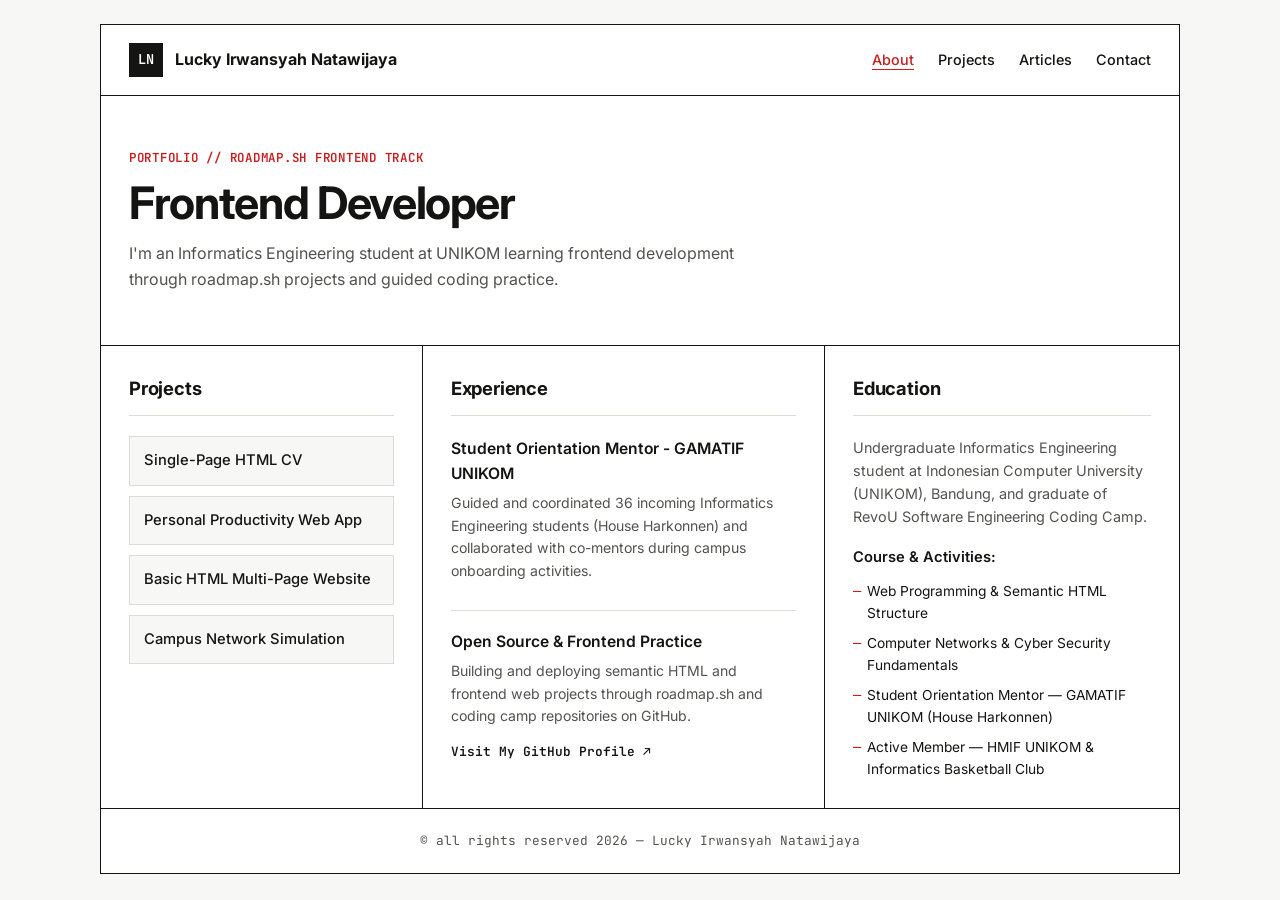
<file: index.html>
<!DOCTYPE html>
<html lang="en">
<head>
  <meta charset="UTF-8" />
  <meta name="viewport" content="width=device-width, initial-scale=1.0" />
  <title>Lucky Irwansyah Natawijaya | Frontend Developer</title>
  <!-- SEO Meta Tags -->
  <meta name="description" content="Portfolio website of Lucky Irwansyah Natawijaya, a Frontend Developer and Informatics Engineering student at UNIKOM." />
  <meta name="keywords" content="Frontend Developer, HTML, Semantic HTML, Lucky Irwansyah Natawijaya, Web Portfolio" />
  <meta name="author" content="Lucky Irwansyah Natawijaya" />
  <!-- Favicon & Fonts -->
  <link rel="icon" type="image/jpeg" href="Gemini_Generated_Image_ovrq4xovrq4xovrq.jpg" />
  <link rel="preconnect" href="https://fonts.googleapis.com" />
  <link rel="preconnect" href="https://fonts.gstatic.com" crossorigin />
  <link href="https://fonts.googleapis.com/css2?family=Inter:wght@400;500;600;700&family=JetBrains+Mono:wght@400;500;600&display=swap" rel="stylesheet" />
  <link rel="stylesheet" href="style.css" />
</head>
<body>
  <div class="page-wrapper">
    <header class="navbar">
      <a href="index.html" class="brand">
        <span class="brand-badge">LN</span>
        <span class="brand-name">Lucky Irwansyah Natawijaya</span>
      </a>
      <nav aria-label="Main Navigation">
        <ul class="nav-links">
          <li><a href="index.html" class="active">About</a></li>
          <li><a href="projects.html">Projects</a></li>
          <li><a href="articles.html">Articles</a></li>
          <li><a href="contact.html">Contact</a></li>
        </ul>
      </nav>
    </header>

    <main class="main-grid">
      <section class="hero">
        <p class="eyebrow">PORTFOLIO // ROADMAP.SH FRONTEND TRACK</p>
        <h1>Frontend Developer</h1>
        <p class="hero-desc">I'm an Informatics Engineering student at UNIKOM learning frontend development through roadmap.sh projects and guided coding practice.</p>
      </section>

      <section class="grid-col">
        <h2>Projects</h2>
        <ul class="project-list">
          <li><a href="projects.html#single-page-cv">Single-Page HTML CV</a></li>
          <li><a href="projects.html#productivity-app">Personal Productivity Web App</a></li>
          <li><a href="projects.html#basic-html-website">Basic HTML Multi-Page Website</a></li>
          <li><a href="projects.html#network-topology">Campus Network Simulation</a></li>
        </ul>
      </section>

      <section class="grid-col">
        <h2>Experience</h2>
        <article class="exp-item">
          <h3>Student Orientation Mentor - GAMATIF UNIKOM</h3>
          <p>
            Guided and coordinated 36 incoming Informatics Engineering students (House Harkonnen) and
            collaborated with co-mentors during campus onboarding activities.
          </p>
        </article>

        <article class="exp-item">
          <h3>Open Source &amp; Frontend Practice</h3>
          <p>
            Building and deploying semantic HTML and frontend web projects through roadmap.sh and
            coding camp repositories on GitHub.
          </p>
          <a href="https://github.com/luckyirwansyahnatawijaya-ops" target="_blank" rel="noopener noreferrer" class="inline-link">
            Visit My GitHub Profile ↗
          </a>
        </article>
      </section>

      <section class="grid-col">
        <h2>Education</h2>
        <p class="edu-summary">
          Undergraduate Informatics Engineering student at Indonesian Computer University (UNIKOM), Bandung, and graduate of RevoU Software Engineering Coding Camp.
        </p>
        <h3 class="sub-heading">Course &amp; Activities:</h3>
        <ul class="course-list">
          <li>Web Programming &amp; Semantic HTML Structure</li>
          <li>Computer Networks &amp; Cyber Security Fundamentals</li>
          <li>Student Orientation Mentor — GAMATIF UNIKOM (House Harkonnen)</li>
          <li>Active Member — HMIF UNIKOM &amp; Informatics Basketball Club</li>
        </ul>
      </section>

    </main>

    <footer class="site-footer">
      <p>&copy; all rights reserved 2026 — Lucky Irwansyah Natawijaya</p>
    </footer>
  </div>
</body>
</html>
</file>
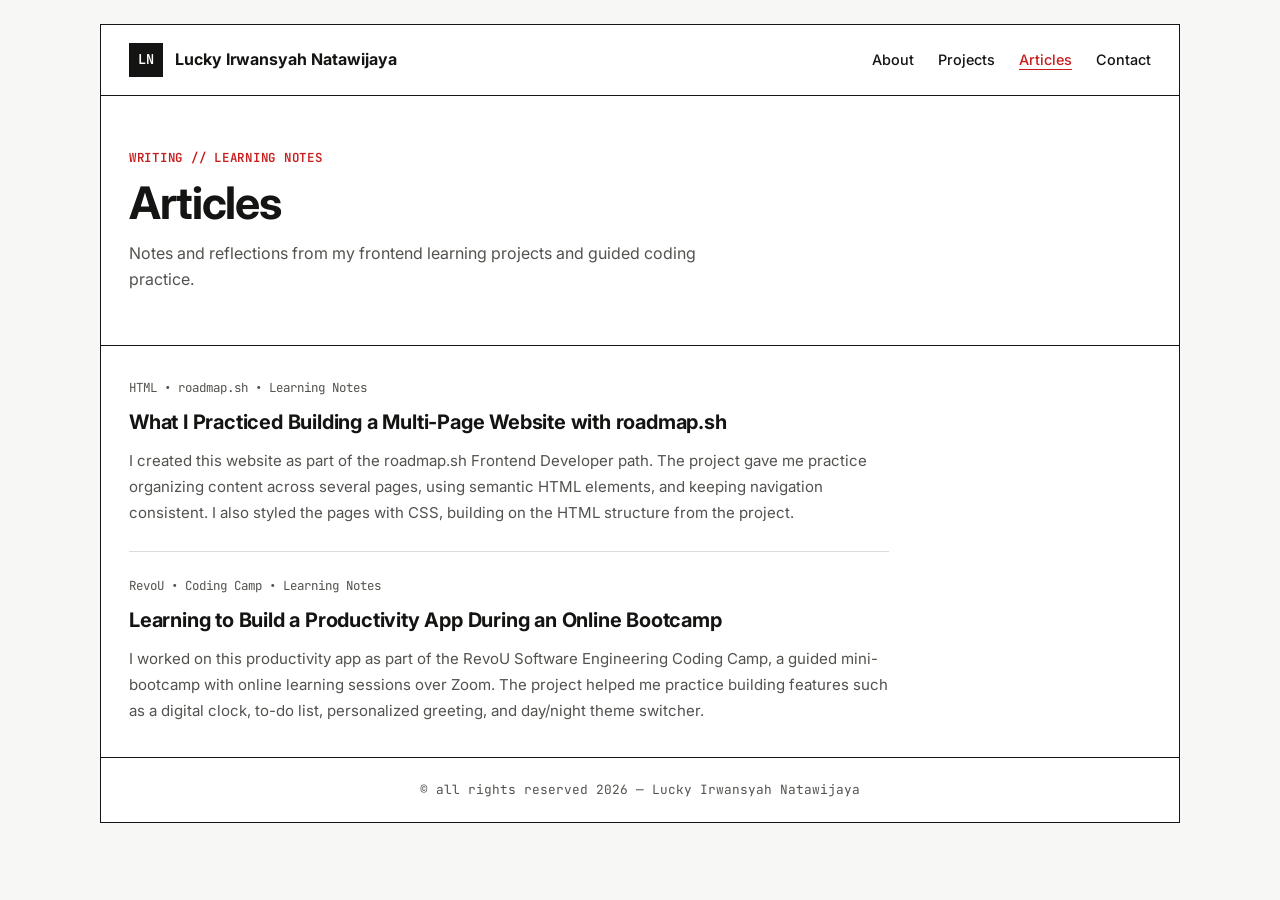
<file: articles.html>
<!DOCTYPE html>
<html lang="en">
<head>
  <meta charset="UTF-8" />
  <meta name="viewport" content="width=device-width, initial-scale=1.0" />
  <title>Articles | Lucky Irwansyah Natawijaya</title>
  <!-- SEO Meta Tags -->
  <meta
    name="description"
    content="Technical notes and articles on semantic HTML, web security, and frontend development."
  />
  <meta name="keywords" content="Semantic HTML, Web Security, noopener noreferrer, Frontend Articles" />
  <meta name="author" content="Lucky Irwansyah Natawijaya" />
  <!-- Favicon & Fonts -->
  <link rel="icon" type="image/jpeg" href="Gemini_Generated_Image_ovrq4xovrq4xovrq.jpg" />
  <link rel="preconnect" href="https://fonts.googleapis.com" />
  <link rel="preconnect" href="https://fonts.gstatic.com" crossorigin />
  <link href="https://fonts.googleapis.com/css2?family=Inter:wght@400;500;600;700&family=JetBrains+Mono:wght@400;500;600&display=swap" rel="stylesheet" />
  <link rel="stylesheet" href="style.css" />
</head>
<body>
  <div class="page-wrapper">
    <header class="navbar">
      <a href="index.html" class="brand">
        <span class="brand-badge">LN</span>
        <span class="brand-name">Lucky Irwansyah Natawijaya</span>
      </a>
      <nav aria-label="Primary Navigation">
        <ul class="nav-links">
          <li><a href="index.html">About</a></li>
          <li><a href="projects.html">Projects</a></li>
          <li><a href="articles.html" class="active">Articles</a></li>
          <li><a href="contact.html">Contact</a></li>
        </ul>
      </nav>
    </header>

    <main>
      <section class="hero">
        <p class="eyebrow">WRITING // LEARNING NOTES</p>
        <h1>Articles</h1>
        <p class="hero-desc">Notes and reflections from my frontend learning projects and guided coding practice.</p>
      </section>

      <section class="articles-container" aria-label="Article List">
        <article class="article-item">
          <div class="article-meta">
            <span class="article-tag">HTML • roadmap.sh • Learning Notes</span>
          </div>
          <h2>What I Practiced Building a Multi-Page Website with roadmap.sh</h2>
          <p>
            I created this website as part of the roadmap.sh Frontend Developer path. The project gave me practice
            organizing content across several pages, using semantic HTML elements, and keeping navigation
            consistent. I also styled the pages with CSS, building on the HTML structure from the project.
          </p>
        </article>

        <article class="article-item">
          <div class="article-meta">
            <span class="article-tag">RevoU • Coding Camp • Learning Notes</span>
          </div>
          <h2>Learning to Build a Productivity App During an Online Bootcamp</h2>
          <p>
            I worked on this productivity app as part of the RevoU Software Engineering Coding Camp, a guided
            mini-bootcamp with online learning sessions over Zoom. The project helped me practice building
            features such as a digital clock, to-do list, personalized greeting, and day/night theme switcher.
          </p>
        </article>
      </section>
    </main>

    <footer class="site-footer">
      <p>&copy; all rights reserved 2026 — Lucky Irwansyah Natawijaya</p>
    </footer>
  </div>
</body>
</html>
</file>
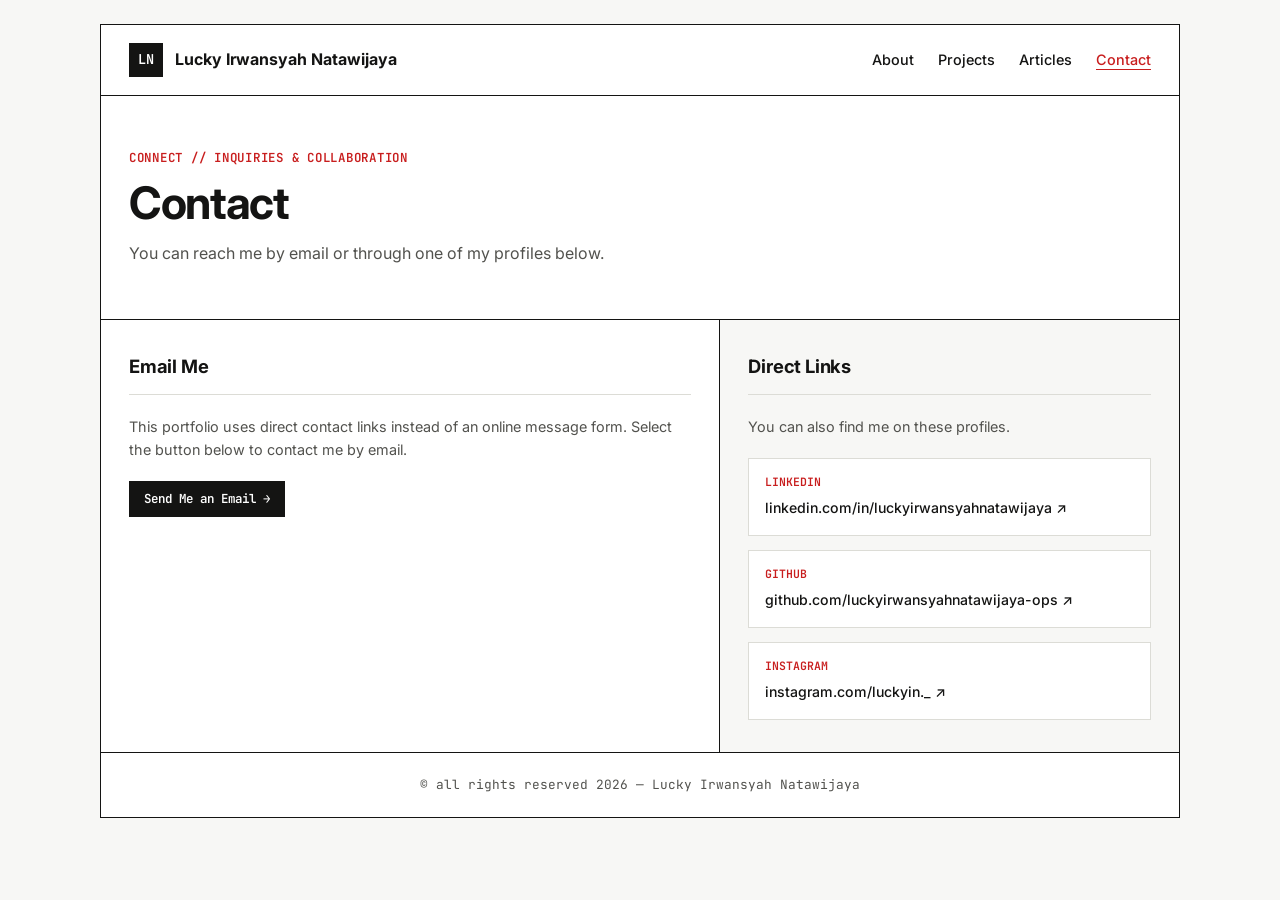
<file: contact.html>
<!DOCTYPE html>
<html lang="en">
<head>
  <meta charset="UTF-8" />
  <meta name="viewport" content="width=device-width, initial-scale=1.0" />
  <title>Contact | Lucky Irwansyah Natawijaya</title>
  <!-- SEO Meta Tags -->
  <meta
    name="description"
    content="Contact Lucky Irwansyah Natawijaya for frontend web development projects or collaborations."
  />
  <meta name="keywords" content="Contact Frontend Developer, Lucky Irwansyah Natawijaya, Bandung" />
  <meta name="author" content="Lucky Irwansyah Natawijaya" />
  <!-- Favicon & Fonts -->
  <link rel="icon" type="image/jpeg" href="Gemini_Generated_Image_ovrq4xovrq4xovrq.jpg" />
  <link rel="preconnect" href="https://fonts.googleapis.com" />
  <link rel="preconnect" href="https://fonts.gstatic.com" crossorigin />
  <link href="https://fonts.googleapis.com/css2?family=Inter:wght@400;500;600;700&family=JetBrains+Mono:wght@400;500;600&display=swap" rel="stylesheet" />
  <link rel="stylesheet" href="style.css" />
</head>
<body>
  <div class="page-wrapper">
    <header class="navbar">
      <a href="index.html" class="brand">
        <span class="brand-badge">LN</span>
        <span class="brand-name">Lucky Irwansyah Natawijaya</span>
      </a>
      <nav aria-label="Primary Navigation">
        <ul class="nav-links">
          <li><a href="index.html">About</a></li>
          <li><a href="projects.html">Projects</a></li>
          <li><a href="articles.html">Articles</a></li>
          <li><a href="contact.html" class="active">Contact</a></li>
        </ul>
      </nav>
    </header>

    <main>
      <section class="hero">
        <p class="eyebrow">CONNECT // INQUIRIES &amp; COLLABORATION</p>
        <h1>Contact</h1>
        <p class="hero-desc">You can reach me by email or through one of my profiles below.</p>
      </section>

      <div class="contact-grid">
        <section class="contact-email-col" aria-label="Email Contact">
          <h2>Email Me</h2>
          <p class="info-note">This portfolio uses direct contact links instead of an online message form. Select the button below to contact me by email.</p>
          <a href="mailto:luckyirwansyahnatawijaya@gmail.com" class="btn-link">Send Me an Email →</a>
        </section>

        <section class="contact-info-col" aria-label="Direct Links">
          <h2>Direct Links</h2>
          <p class="info-note">You can also find me on these profiles.</p>
          <ul class="direct-links-list">
            <li>
              <span class="link-label">LINKEDIN</span>
              <a href="https://www.linkedin.com/in/luckyirwansyahnatawijaya" target="_blank" rel="noopener noreferrer">
                linkedin.com/in/luckyirwansyahnatawijaya ↗
              </a>
            </li>
            <li>
              <span class="link-label">GITHUB</span>
              <a href="https://github.com/luckyirwansyahnatawijaya-ops" target="_blank" rel="noopener noreferrer">
                github.com/luckyirwansyahnatawijaya-ops ↗
              </a>
            </li>
            <li>
              <span class="link-label">INSTAGRAM</span>
              <a href="https://www.instagram.com/luckyin._" target="_blank" rel="noopener noreferrer">
                instagram.com/luckyin._ ↗
              </a>
            </li>
          </ul>
        </section>
      </div>
    </main>

    <footer class="site-footer">
      <p>&copy; all rights reserved 2026 — Lucky Irwansyah Natawijaya</p>
    </footer>
  </div>
</body>
</html>
</file>
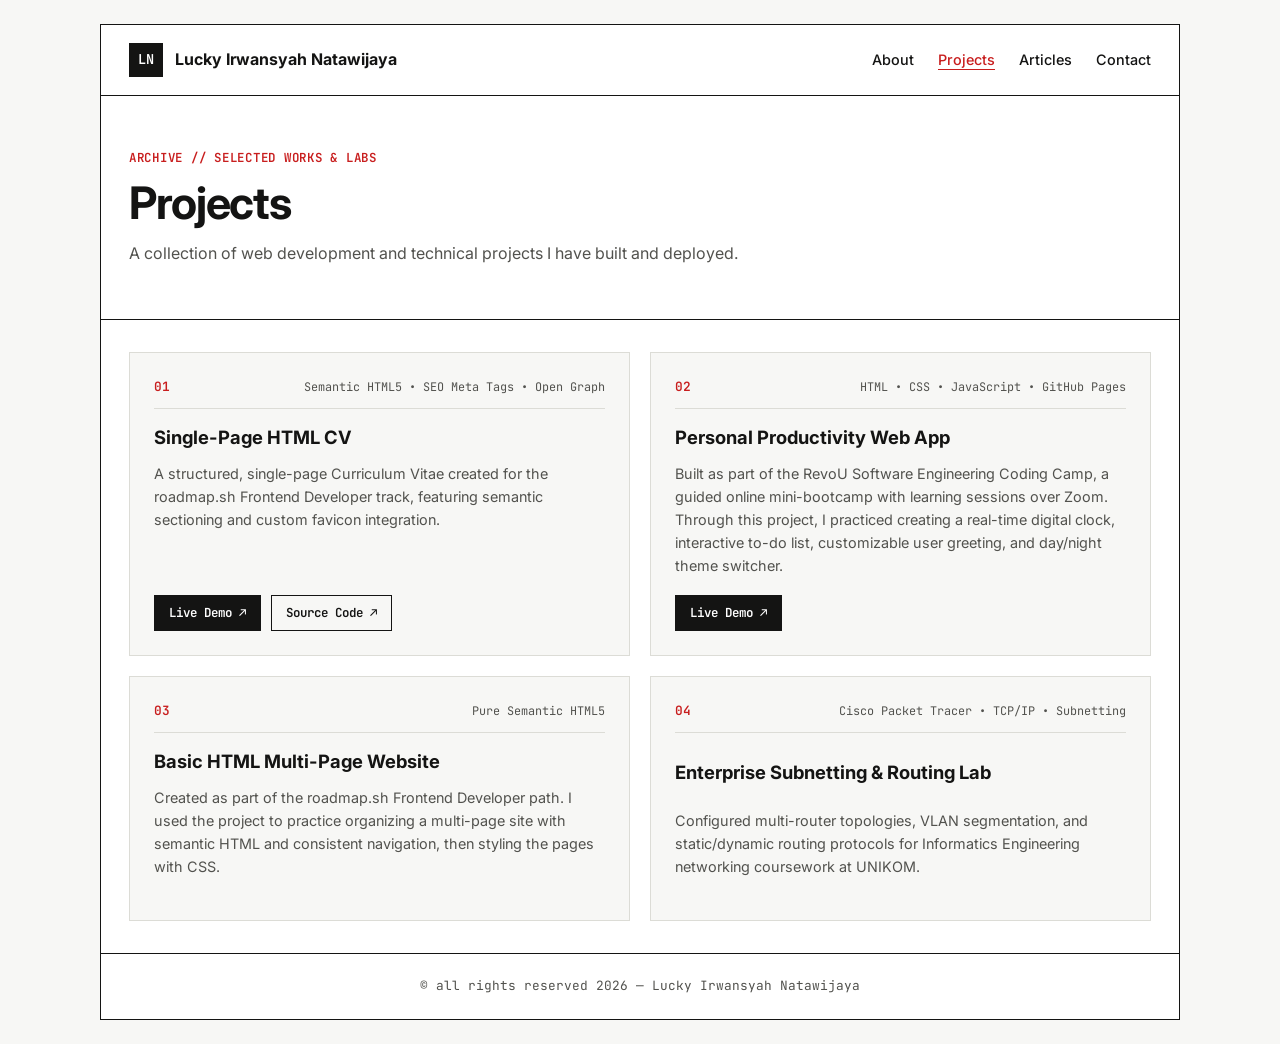
<file: projects.html>
<!DOCTYPE html>
<html lang="en">
<head>
  <meta charset="UTF-8" />
  <meta name="viewport" content="width=device-width, initial-scale=1.0" />
  <title>Projects | Lucky Irwansyah Natawijaya</title>
  <!-- SEO Meta Tags -->
  <meta name="description" content="Explore frontend web development projects built by Lucky Irwansyah Natawijaya." />
  <meta name="keywords" content="Frontend Projects, HTML CV, Productivity App, GitHub Pages" />
  <meta name="author" content="Lucky Irwansyah Natawijaya" />
  <!-- Favicon & Fonts -->
  <link rel="icon" type="image/jpeg" href="Gemini_Generated_Image_ovrq4xovrq4xovrq.jpg" />
  <link rel="preconnect" href="https://fonts.googleapis.com" />
  <link rel="preconnect" href="https://fonts.gstatic.com" crossorigin />
  <link href="https://fonts.googleapis.com/css2?family=Inter:wght@400;500;600;700&family=JetBrains+Mono:wght@400;500;600&display=swap" rel="stylesheet" />
  <link rel="stylesheet" href="style.css" />
</head>
<body>
  <div class="page-wrapper">
    <header class="navbar">
      <a href="index.html" class="brand">
        <span class="brand-badge">LN</span>
        <span class="brand-name">Lucky Irwansyah Natawijaya</span>
      </a>
      <nav aria-label="Main Navigation">
        <ul class="nav-links">
          <li><a href="index.html">About</a></li>
          <li><a href="projects.html" class="active">Projects</a></li>
          <li><a href="articles.html">Articles</a></li>
          <li><a href="contact.html">Contact</a></li>
        </ul>
      </nav>
    </header>

    <main>
      <section class="hero">
        <p class="eyebrow">ARCHIVE // SELECTED WORKS &amp; LABS</p>
        <h1>Projects</h1>
        <p class="hero-desc">A collection of web development and technical projects I have built and deployed.</p>
      </section>

      <section class="projects-showcase" aria-label="Project List">
        <article id="single-page-cv" class="project-card">
          <div class="card-top">
            <span class="project-num">01</span>
            <span class="tech-stack">Semantic HTML5 • SEO Meta Tags • Open Graph</span>
          </div>
          <h2>Single-Page HTML CV</h2>
          <p>
            A structured, single-page Curriculum Vitae created for the roadmap.sh Frontend Developer track,
            featuring semantic sectioning and custom favicon integration.
          </p>
          <div class="card-actions">
            <a href="https://luckyirwansyahnatawijaya-ops.github.io/Single-Page-CV/" target="_blank" rel="noopener noreferrer" class="btn-link">
              Live Demo ↗
            </a>
            <a href="https://github.com/luckyirwansyahnatawijaya-ops/Single-Page-CV" target="_blank" rel="noopener noreferrer" class="btn-link secondary">
              Source Code ↗
            </a>
          </div>
        </article>

        <article id="productivity-app" class="project-card">
          <div class="card-top">
            <span class="project-num">02</span>
            <span class="tech-stack">HTML • CSS • JavaScript • GitHub Pages</span>
          </div>
          <h2>Personal Productivity Web App</h2>
          <p>
            Built as part of the RevoU Software Engineering Coding Camp, a guided online mini-bootcamp with
            learning sessions over Zoom. Through this project, I practiced creating a real-time digital clock,
            interactive to-do list, customizable user greeting, and day/night theme switcher.
          </p>
          <div class="card-actions">
            <a
              href="https://luckyirwansyahnatawijaya-ops.github.io/CodingCamp-15June26-luckyirwansyahnatawijaya/"
              target="_blank"
              rel="noopener noreferrer"
              class="btn-link"
            >
              Live Demo ↗
            </a>
          </div>
        </article>

        <article id="basic-html-website" class="project-card">
          <div class="card-top">
            <span class="project-num">03</span>
            <span class="tech-stack">Pure Semantic HTML5</span>
          </div>
          <h2>Basic HTML Multi-Page Website</h2>
          <p>
            Created as part of the roadmap.sh Frontend Developer path. I used the project to practice organizing
            a multi-page site with semantic HTML and consistent navigation, then styling the pages with CSS.
          </p>
        </article>

        <article id="network-topology" class="project-card">
          <div class="card-top">
            <span class="project-num">04</span>
            <span class="tech-stack">Cisco Packet Tracer • TCP/IP • Subnetting</span>
          </div>
          <h2>Enterprise Subnetting &amp; Routing Lab</h2>
          <p>
            Configured multi-router topologies, VLAN segmentation, and static/dynamic routing protocols for
            Informatics Engineering networking coursework at UNIKOM.
          </p>
        </article>
      </section>
    </main>

    <footer class="site-footer">
      <p>&copy; all rights reserved 2026 — Lucky Irwansyah Natawijaya</p>
    </footer>
  </div>
</body>
</html>
</file>
<file: style.css>
:root {
  --bg: #f7f7f5;
  --surface: #ffffff;
  --ink: #141413;
  --muted: #52524e;
  --border: #141413;
  --subtle-border: #dcdcd6;
  --accent: #c81e1e;
  --font-sans: 'Inter', -apple-system, BlinkMacSystemFont, sans-serif;
  --font-mono: 'JetBrains Mono', monospace;
}

* {
  box-sizing: border-box;
  margin: 0;
  padding: 0;
}

body {
  background-color: var(--bg);
  color: var(--ink);
  font-family: var(--font-sans);
  line-height: 1.6;
  padding: 24px 16px;
}

.page-wrapper {
  max-width: 1080px;
  margin: 0 auto;
  background-color: var(--surface);
  border: 1.5px solid var(--border);
}

/* ==================== GLOBAL NAVBAR & HERO ==================== */
.navbar {
  display: flex;
  justify-content: space-between;
  align-items: center;
  padding: 18px 28px;
  border-bottom: 1.5px solid var(--border);
}

.brand {
  display: flex;
  align-items: center;
  gap: 12px;
  text-decoration: none;
  color: var(--ink);
  font-weight: 700;
}

.brand-badge {
  display: inline-flex;
  align-items: center;
  justify-content: center;
  width: 34px;
  height: 34px;
  background-color: var(--ink);
  color: var(--surface);
  font-family: var(--font-mono);
  font-size: 0.85rem;
  font-weight: 600;
}

.nav-links {
  display: flex;
  list-style: none;
  gap: 24px;
}

.nav-links a {
  text-decoration: none;
  color: var(--ink);
  font-size: 0.9rem;
  font-weight: 500;
}

.nav-links a:hover,
.nav-links a.active {
  color: var(--accent);
  text-decoration: underline;
  text-underline-offset: 4px;
}

.hero {
  grid-column: 1 / -1;
  padding: 52px 28px;
  border-bottom: 1.5px solid var(--border);
}

.eyebrow {
  font-family: var(--font-mono);
  font-size: 0.78rem;
  font-weight: 600;
  color: var(--accent);
  letter-spacing: 0.06em;
  margin-bottom: 10px;
}

.hero h1 {
  font-size: clamp(2rem, 4vw, 2.8rem);
  font-weight: 700;
  letter-spacing: -0.03em;
  line-height: 1.15;
  margin-bottom: 12px;
}

.hero-desc {
  color: var(--muted);
  font-size: 1rem;
  max-width: 620px;
}

/* ==================== INDEX.HTML (HOME) ==================== */
.main-grid {
  display: grid;
  grid-template-columns: 1fr 1.25fr 1.1fr;
}

.grid-col {
  padding: 28px;
  border-right: 1.5px solid var(--border);
  border-bottom: 1.5px solid var(--border);
}

.grid-col:nth-of-type(4) {
  border-right: none;
}

.grid-col h2 {
  font-size: 1.15rem;
  font-weight: 700;
  letter-spacing: -0.01em;
  padding-bottom: 12px;
  margin-bottom: 20px;
  border-bottom: 1px solid var(--subtle-border);
}

.project-list {
  list-style: none;
  display: flex;
  flex-direction: column;
  gap: 10px;
}

.project-list a {
  display: block;
  text-decoration: none;
  color: var(--ink);
  font-size: 0.92rem;
  font-weight: 500;
  padding: 12px 14px;
  background-color: var(--bg);
  border: 1px solid var(--subtle-border);
  transition: transform 0.15s ease, box-shadow 0.15s ease, border-color 0.15s ease;
}

.project-list a:hover {
  border-color: var(--border);
  background-color: var(--surface);
  transform: translate(-2px, -2px);
  box-shadow: 3px 3px 0 var(--border);
}

.exp-item {
  padding-bottom: 18px;
  margin-bottom: 18px;
  border-bottom: 1px solid var(--subtle-border);
}

.exp-item:last-child {
  border-bottom: none;
  margin-bottom: 0;
  padding-bottom: 0;
}

.exp-item h3 {
  font-size: 0.98rem;
  font-weight: 600;
  margin-bottom: 6px;
}

.exp-item p {
  font-size: 0.88rem;
  color: var(--muted);
  margin-bottom: 10px;
}

.inline-link {
  font-family: var(--font-mono);
  font-size: 0.8rem;
  font-weight: 600;
  color: var(--ink);
  text-decoration: none;
}

.inline-link:hover {
  color: var(--accent);
  text-decoration: underline;
}

.edu-summary {
  font-size: 0.9rem;
  color: var(--muted);
  margin-bottom: 18px;
}

.sub-heading {
  font-size: 0.92rem;
  font-weight: 600;
  margin-bottom: 10px;
}

.course-list {
  list-style: none;
  display: flex;
  flex-direction: column;
  gap: 8px;
}

.course-list li {
  font-size: 0.86rem;
  color: var(--ink);
  padding-left: 14px;
  position: relative;
}

.course-list li::before {
  content: "—";
  position: absolute;
  left: 0;
  color: var(--accent);
  font-family: var(--font-mono);
}

/* ==================== PROJECTS.HTML ==================== */
.projects-showcase {
  display: grid;
  grid-template-columns: repeat(2, 1fr);
  gap: 20px;
  padding: 32px 28px;
  border-bottom: 1.5px solid var(--border);
}

.project-card {
  background-color: var(--bg);
  border: 1.5px solid var(--subtle-border);
  padding: 24px;
  display: flex;
  flex-direction: column;
  justify-content: space-between;
  transition: border-color 0.15s ease, transform 0.15s ease, box-shadow 0.15s ease;
}

.project-card:hover {
  border-color: var(--border);
  background-color: var(--surface);
  transform: translate(-2px, -2px);
  box-shadow: 4px 4px 0 var(--border);
}

.project-card:target {
  border-color: var(--accent);
  background-color: var(--surface);
  box-shadow: 4px 4px 0 var(--accent);
}

.card-top {
  display: flex;
  justify-content: space-between;
  align-items: center;
  gap: 12px;
  margin-bottom: 14px;
  padding-bottom: 10px;
  border-bottom: 1px solid var(--subtle-border);
}

.project-num {
  font-family: var(--font-mono);
  font-size: 0.8rem;
  font-weight: 600;
  color: var(--accent);
}

.tech-stack {
  font-family: var(--font-mono);
  font-size: 0.74rem;
  color: var(--muted);
  text-align: right;
}

.project-card h2 {
  font-size: 1.15rem;
  font-weight: 700;
  margin-bottom: 10px;
}

.project-card p {
  font-size: 0.9rem;
  color: var(--muted);
  margin-bottom: 18px;
}

.card-actions {
  display: flex;
  flex-wrap: wrap;
  gap: 10px;
  margin-top: auto;
}

.btn-link {
  display: inline-block;
  font-family: var(--font-mono);
  font-size: 0.78rem;
  font-weight: 600;
  text-decoration: none;
  padding: 7px 14px;
  background-color: var(--ink);
  color: var(--surface);
  border: 1px solid var(--ink);
  transition: background-color 0.15s ease, color 0.15s ease;
}

.btn-link:hover {
  background-color: var(--accent);
  border-color: var(--accent);
}

.btn-link.secondary {
  background-color: transparent;
  color: var(--ink);
}

.btn-link.secondary:hover {
  background-color: var(--ink);
  color: var(--surface);
}

/* ==================== ARTICLES.HTML ==================== */
.articles-container {
  padding: 32px 28px;
  border-bottom: 1.5px solid var(--border);
  display: flex;
  flex-direction: column;
  gap: 24px;
}

.article-item {
  max-width: 760px;
  padding-bottom: 24px;
  border-bottom: 1px solid var(--subtle-border);
}

.article-item:last-child {
  border-bottom: none;
  padding-bottom: 0;
}

.article-meta {
  display: flex;
  align-items: center;
  gap: 12px;
  margin-bottom: 8px;
  font-family: var(--font-mono);
  font-size: 0.78rem;
}

.article-meta time {
  color: var(--accent);
  font-weight: 600;
}

.article-tag {
  color: var(--muted);
}

.article-item h2 {
  font-size: 1.25rem;
  font-weight: 700;
  letter-spacing: -0.01em;
  margin-bottom: 10px;
}

.article-item p {
  font-size: 0.94rem;
  color: var(--muted);
  line-height: 1.75;
}

.article-item code {
  font-family: var(--font-mono);
  font-size: 0.82rem;
  background-color: var(--bg);
  color: var(--ink);
  border: 1px solid var(--subtle-border);
  padding: 2px 6px;
}

/* ==================== CONTACT.HTML ==================== */
.contact-grid {
  display: grid;
  grid-template-columns: 1.35fr 1fr;
  border-bottom: 1.5px solid var(--border);
}

.contact-email-col {
  padding: 32px 28px;
  border-right: 1.5px solid var(--border);
}

.contact-info-col {
  padding: 32px 28px;
  background-color: var(--bg);
}

.contact-email-col h2,
.contact-info-col h2 {
  font-size: 1.15rem;
  font-weight: 700;
  letter-spacing: -0.01em;
  padding-bottom: 12px;
  margin-bottom: 20px;
  border-bottom: 1px solid var(--subtle-border);
}

.info-note {
  font-size: 0.9rem;
  color: var(--muted);
  margin-bottom: 20px;
}

.direct-links-list {
  list-style: none;
  display: flex;
  flex-direction: column;
  gap: 14px;
}

.direct-links-list li {
  background-color: var(--surface);
  border: 1px solid var(--subtle-border);
  padding: 14px 16px;
}

.link-label {
  display: block;
  font-family: var(--font-mono);
  font-size: 0.72rem;
  font-weight: 600;
  color: var(--accent);
  margin-bottom: 4px;
}

.direct-links-list a {
  font-size: 0.88rem;
  font-weight: 500;
  color: var(--ink);
  text-decoration: none;
  word-break: break-all;
}

.direct-links-list a:hover {
  color: var(--accent);
  text-decoration: underline;
  text-underline-offset: 3px;
}

/* ==================== GLOBAL FOOTER ==================== */
.site-footer {
  padding: 22px 28px;
  text-align: center;
  font-family: var(--font-mono);
  font-size: 0.8rem;
  color: var(--muted);
}

/* ==================== RESPONSIVE BREAKPOINTS ==================== */
@media (max-width: 900px) {
  .main-grid {
    grid-template-columns: 1fr;
  }

  .grid-col {
    border-right: none;
  }

}

@media (max-width: 820px) {
  .contact-grid {
    grid-template-columns: 1fr;
  }

  .contact-email-col {
    border-right: none;
    border-bottom: 1.5px solid var(--border);
  }
}

@media (max-width: 768px) {
  .projects-showcase {
    grid-template-columns: 1fr;
    padding: 24px 20px;
  }
}

@media (max-width: 600px) {
  .navbar {
    flex-direction: column;
    align-items: flex-start;
    gap: 14px;
    padding: 18px 20px;
  }

  .hero,
  .grid-col,
  .articles-container,
  .contact-email-col,
  .contact-info-col,
  .site-footer {
    padding-left: 20px;
    padding-right: 20px;
  }
}
</file>
